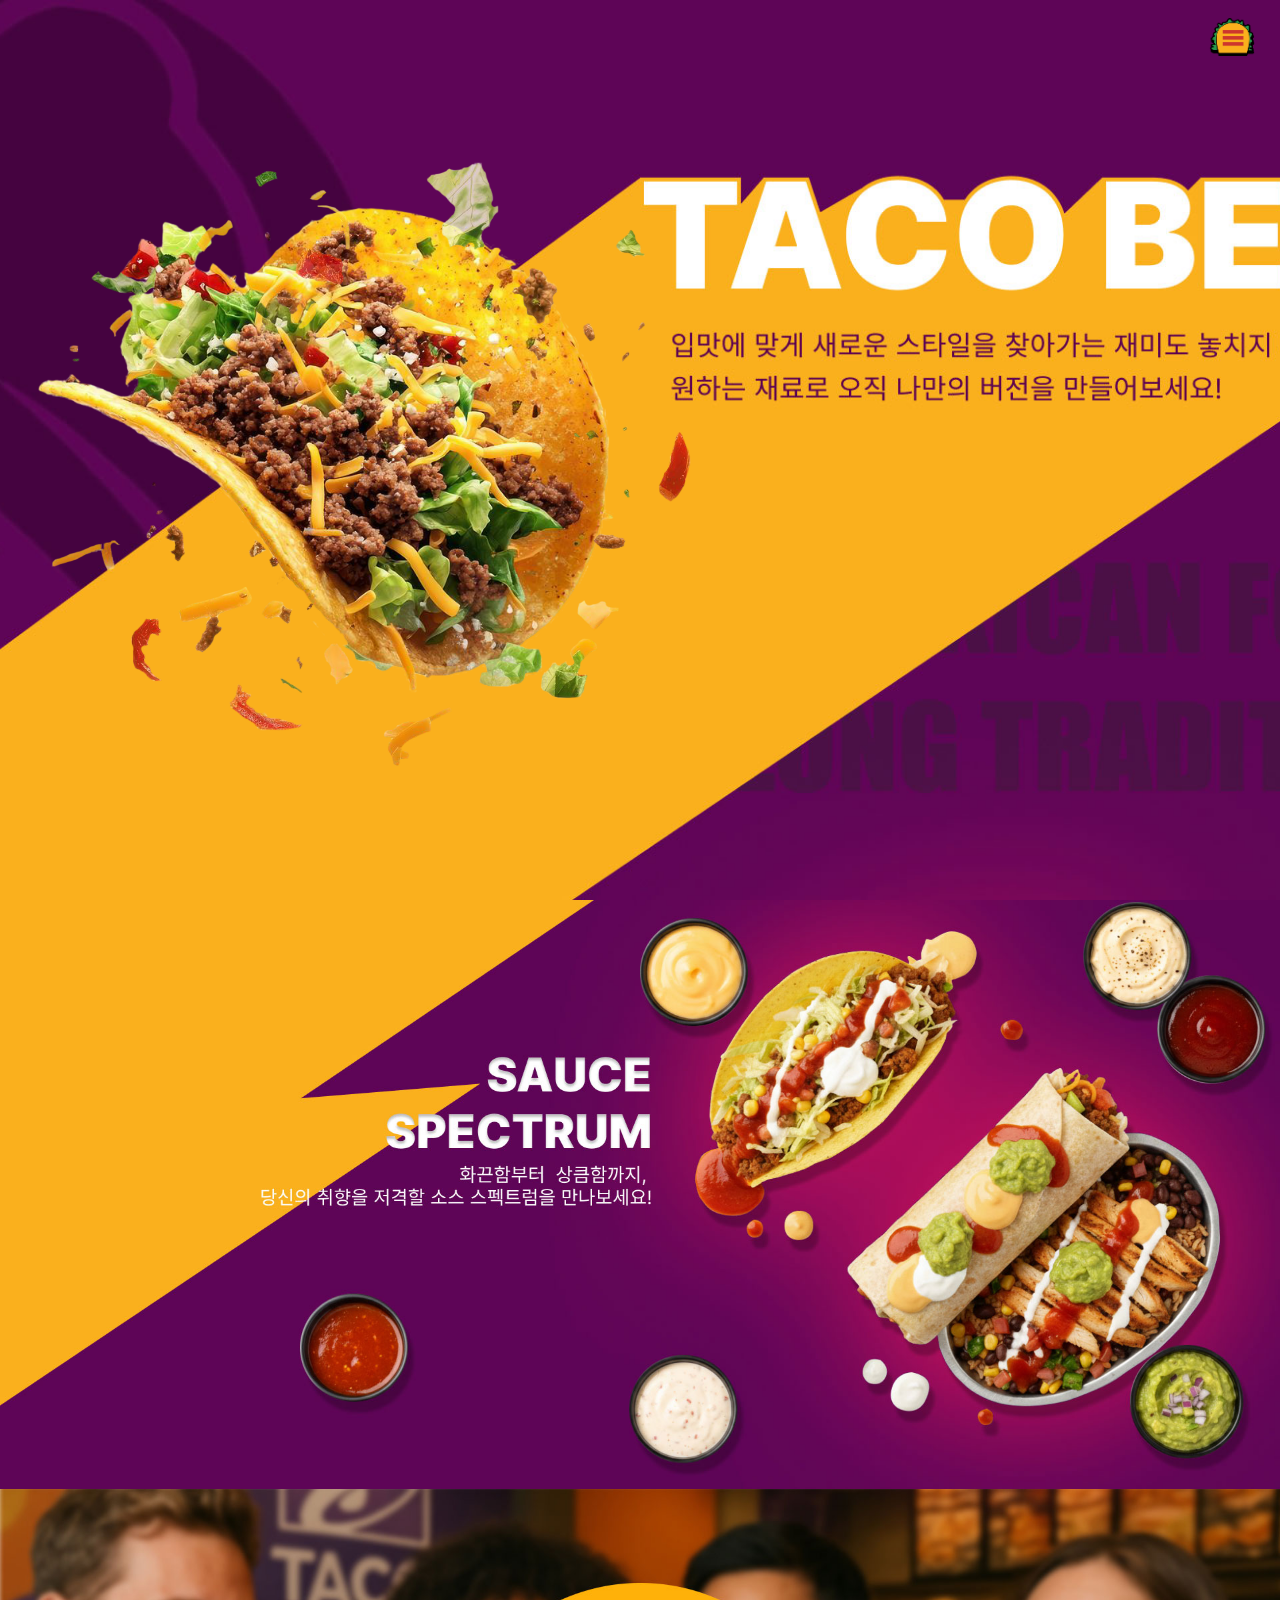
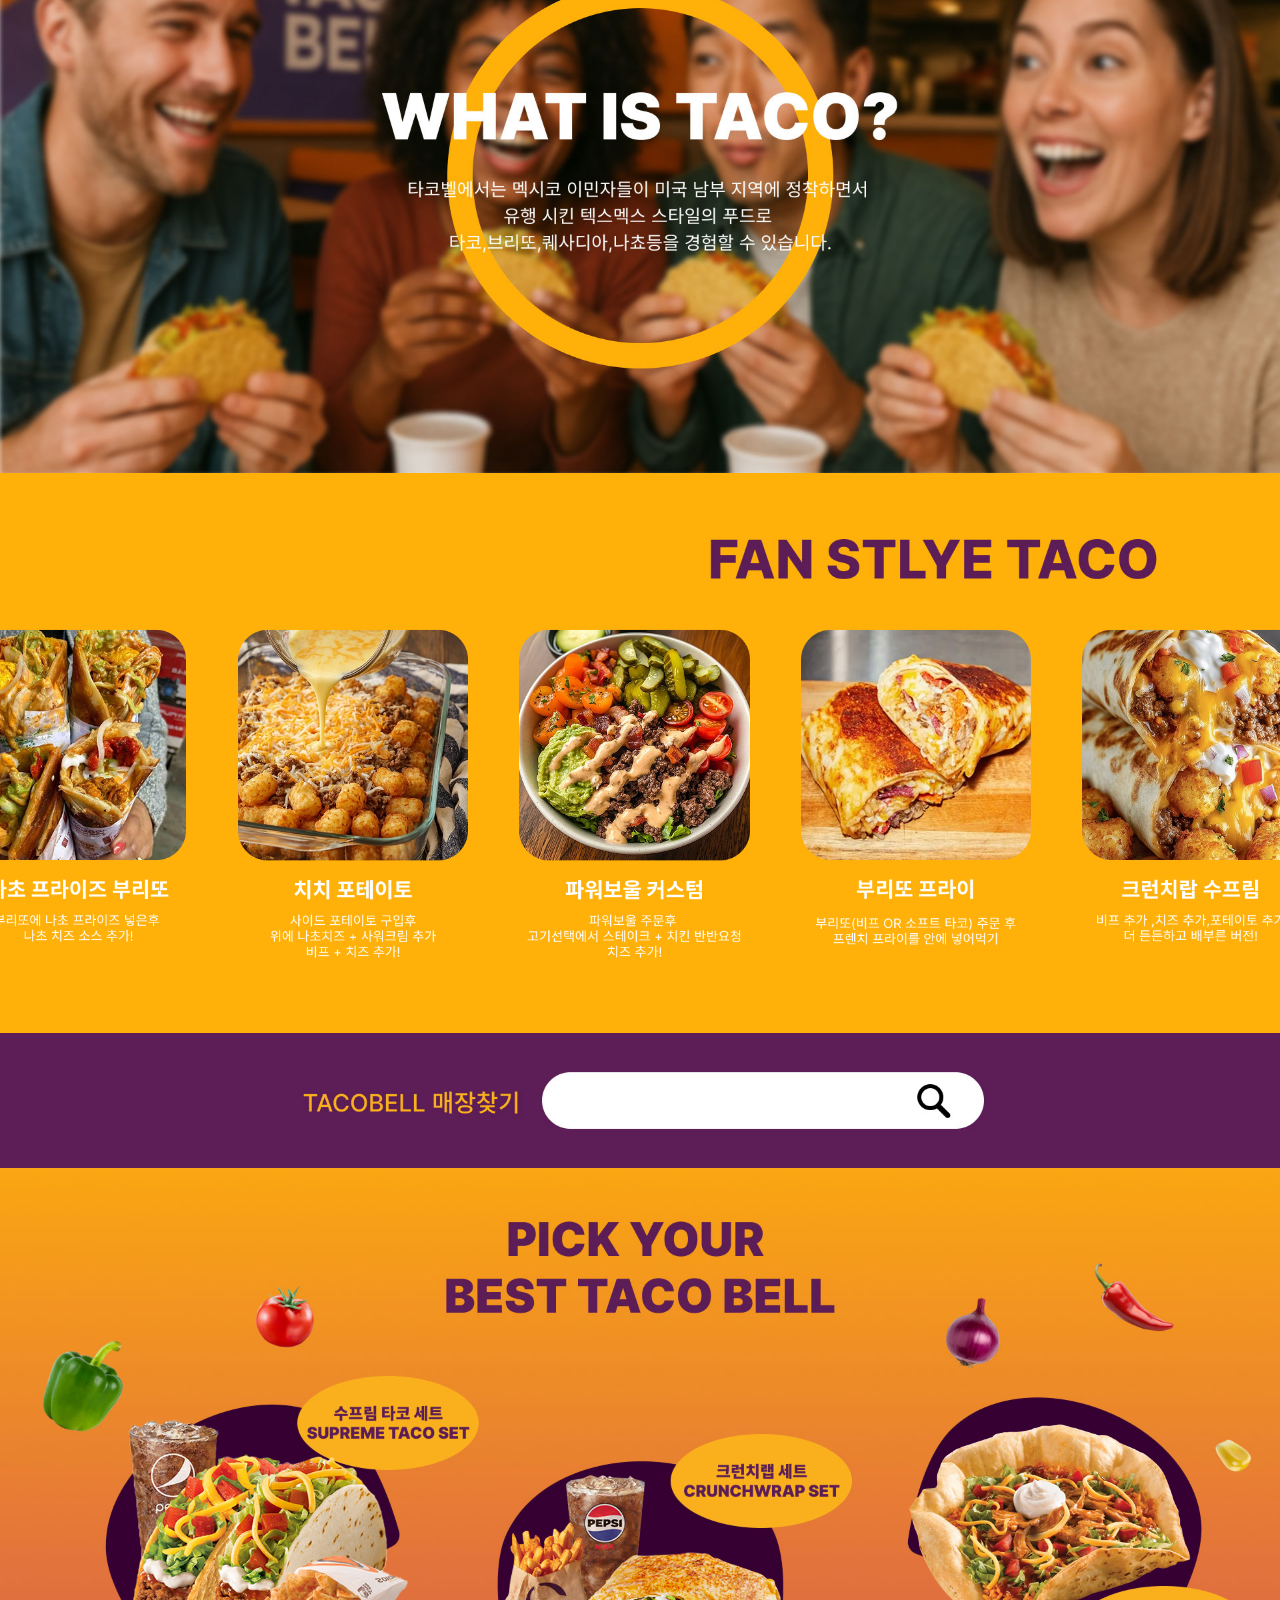
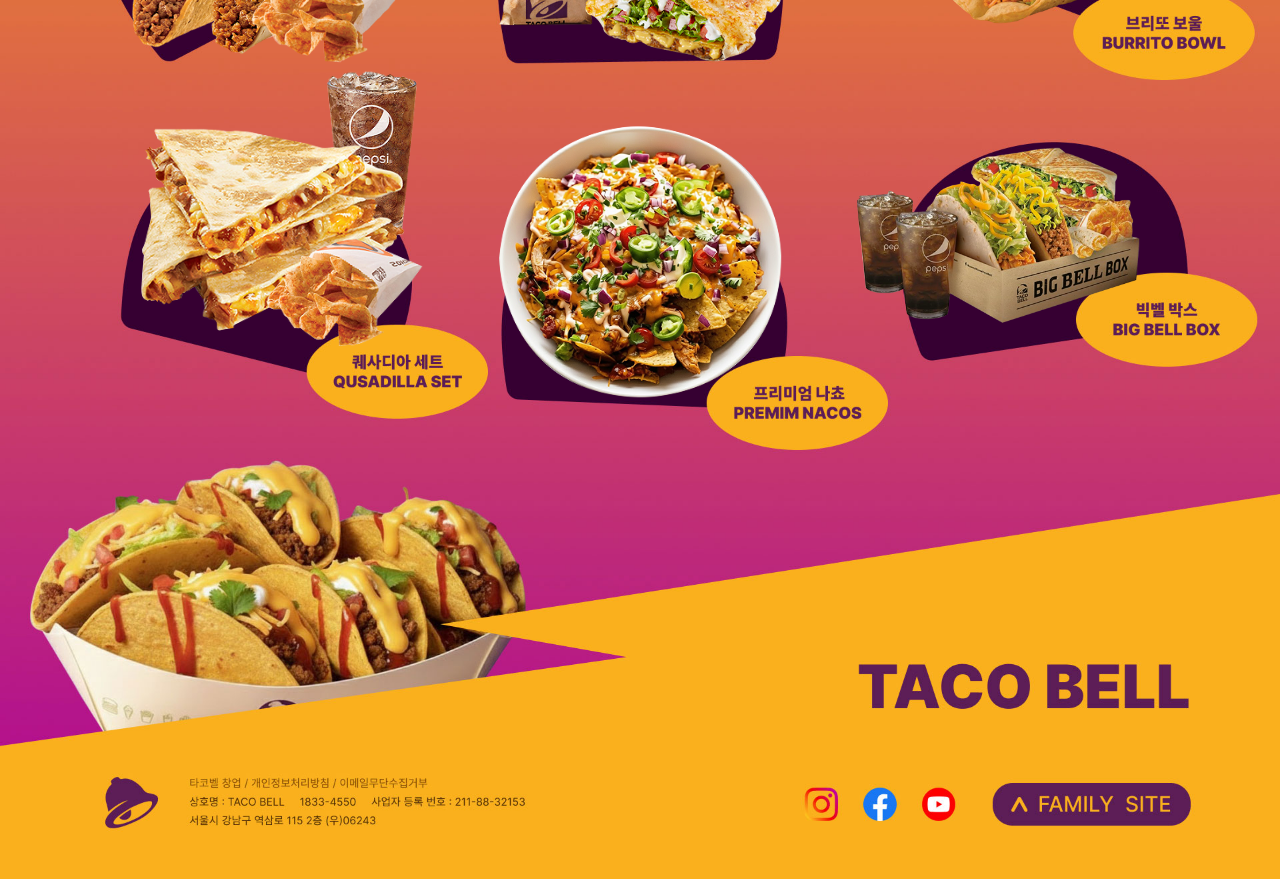
<file: index.html>
<!doctype html>
<html lang="ko">
  <head>
    <meta charset="UTF-8" />
    <meta name="viewport" content="width=device-width, initial-scale=1.0" />
    <link rel="stylesheet" href="style.css" />
    <title>tacobell</title>
  </head>

  <body>
    <!-- 우측 상단 고정 네비게이션 -->
    <div class="nav-wrap" id="navWrap">
      <nav class="nav-menu" id="navMenu">
        <a href="index.html">Home</a>
        <a href="#">Menu</a>
        <a href="sns.html">SNS</a>
        <a href="#">Store</a>
      </nav>
      <button class="nav-icon" id="toggle">
        <img src="images/icon.png" alt="menu" />
      </button>
    </div>

    <div id="wrap">
      <!-- HEADER -->
      <div id="header">
        <img src="images/main_01.jpg" alt="" class="bg" />
        <div class="taco-wrap slide-down">
          <img src="images/taco1.png" alt="타코" class="taco-main" />
          <img src="images/taco2.png" alt="부시래기" class="taco-deco" />
        </div>
      </div>

      <div id="main">
        <img src="images/main_02.jpg" alt="" class="bg" />
      </div>
      <div id="taco"><img src="images/main_03.jpg" alt="" /></div>
      <div id="fan">
        <img src="images/main_04.jpg" alt="" class="fan-bg" />
        <div class="slider-container">
          <img src="images/fd1.png" alt="팬 1" class="slide-item" />
          <img src="images/fd2.png" alt="팬 2" class="slide-item" />
          <img src="images/fd3.png" alt="팬 3" class="slide-item" />
          <img src="images/fd4.png" alt="팬 4" class="slide-item" />
          <img src="images/fd7.png" alt="팬 5" class="slide-item" />
        </div>
      </div>
      <div id="search">
        <img src="images/main_05.jpg" alt="" class="bg" />
      </div>
      <div id="menu">
        <img src="images/main_06.jpg" alt="" />
        <div class="food-items">
          <img src="images/food1.png" alt="" class="food-img food-img--1" />
          <img src="images/food2.png" alt="" class="food-img food-img--2" />
          <img src="images/food3.png" alt="" class="food-img food-img--3" />
          <img src="images/food4.png" alt="" class="food-img food-img--4" />
          <img src="images/food5.png" alt="" class="food-img food-img--5" />
          <img src="images/food6.png" alt="" class="food-img food-img--6" />
        </div>
      </div>
      <div id="footer"><img src="images/main_07.jpg" alt="" /></div>
    </div>

    <script>
      // 네비게이션
      const toggle = document.getElementById("toggle");
      const navMenu = document.getElementById("navMenu");
      toggle.addEventListener("click", function () {
        navMenu.classList.toggle("open");
      });

      // 무한 슬라이더 (순환, 복제 없음)
      const items = Array.from(document.querySelectorAll("#fan .slide-item"));

      function getMetrics() {
        const vw = window.innerWidth / 100;
        return {
          itemW: 18 * vw,
          gap: 4 * vw,
          step: 22 * vw,
        };
      }

      let metrics = getMetrics();
      const positions = items.map(function (item, i) {
        const x = i * metrics.step;
        item.style.left = x + "px";
        return x;
      });

      // 창 크기 바뀌면 위치 재계산
      window.addEventListener("resize", function () {
        const prev = metrics;
        metrics = getMetrics();
        const ratio = metrics.step / prev.step;
        for (let i = 0; i < items.length; i++) {
          positions[i] = positions[i] * ratio;
          items[i].style.left = positions[i] + "px";
        }
      });

      const speed = 0.5;

      function animateSlider() {
        const maxPos = Math.max.apply(null, positions);
        for (let i = 0; i < items.length; i++) {
          positions[i] -= speed;
          if (positions[i] + metrics.itemW < 0) {
            positions[i] = maxPos + metrics.step - speed;
          }
          items[i].style.left = positions[i] + "px";
        }
        requestAnimationFrame(animateSlider);
      }
      animateSlider();
    </script>
  </body>
</html>
</file>
<file: style.css>
/* ==============================
   RESET & BASE
============================== */
* {
  margin: 0;
  padding: 0;
  box-sizing: border-box;
}

/* ==============================
   NAV WRAP (우측 상단 고정)
============================== */
.nav-wrap {
  position: fixed;
  top: 2vh;
  right: 2vw;
  z-index: 1000;
  display: flex;
  align-items: center;
  gap: 1.5vw;
}

/* 메뉴 항목들 (기본: 숨김) */
.nav-menu {
  display: flex;
  align-items: center;
  gap: 1.5vw;
  overflow: hidden;
  max-width: 0;
  opacity: 0;
  transition:
    max-width 0.4s ease,
    opacity 0.3s ease;
  white-space: nowrap;
}

.nav-menu.open {
  max-width: 50vw;
  opacity: 1;
}

.nav-menu a {
  text-decoration: none;
  color: #ffffff;
  font-size: 1.2vw;
  font-weight: 700;
  letter-spacing: 0.08em;
  text-shadow: 0 1px 4px rgba(0, 0, 0, 0.6);
  transition: color 0.2s ease;
}

.nav-menu a:hover {
  color: #2563eb;
}

/* 아이콘 버튼 */
.nav-icon {
  background: none;
  border: none;
  cursor: pointer;
  padding: 0;
  flex-shrink: 0;
}

.nav-icon img {
  width: 3.5vw;
  min-width: 40px;
  max-width: 60px;
  display: block;
}

/* ==============================
   HEADER
============================== */
#header {
  position: relative;
  width: 100%;
  height: 100vh;
  overflow: hidden;
}

#header .bg {
  width: 100%;
  height: 100%;
  object-fit: cover;
  display: block;
}

/* ==============================
   TACO ANIMATION
============================== */
.taco-wrap {
  position: absolute;
  top: 50%;
  left: 3%;
  transform: translateY(-50%);
}

.taco-deco {
  position: absolute;
  top: -5vh;
  left: 1vw;
}

.slide-down {
  animation: bounce-drop 1s ease both;
}

@keyframes bounce-drop {
  0% {
    transform: translateY(calc(-50% - 60vh));
    opacity: 0;
  }
  60% {
    transform: translateY(calc(-50% + 8%));
    opacity: 1;
  }
  75% {
    transform: translateY(calc(-50% - 4%));
  }
  88% {
    transform: translateY(calc(-50% + 2%));
  }
  100% {
    transform: translateY(-50%);
  }
}

/* ==============================
   MAIN SECTIONS
============================== */
#wrap img:not(.taco-main):not(.taco-deco):not(.food-img):not(.slide-item) {
  width: 100%;
  display: block;
}

.taco-main {
  width: 45vw;
  min-width: 240px;
  display: block;
}

.taco-deco {
  width: 50vw;
  min-width: 260px;
  display: block;
}

#main {
  position: relative;
}

#main .bg {
  width: 100%;
  display: block;
}

/* ==============================
   FAN SLIDER
============================== */
#fan {
  position: relative;
  overflow: hidden;
}

.fan-bg {
  width: 100%;
  display: block;
}

.slider-container {
  position: absolute;
  bottom: 5vh;
  left: 0;
  width: 100%;
  overflow: hidden;
}

.slider-container {
  position: absolute;
  top: 60%;
  transform: translateY(-50%);
  left: 0;
  width: 100%;
  height: 28vw;
  overflow: hidden;
}

#fan .slide-item {
  position: absolute;
  width: 18vw;
  top: 0;
}

#fan .slide-item--narrow {
  width: 9.6vw;
}

/* ==============================
   SEARCH
============================== */
#search {
  position: relative;
}

/* ==============================
   MENU / FOOD ITEMS
============================== */
#menu {
  position: relative;
}

.food-items {
  position: absolute;
  top: 0;
  left: 0;
  width: 100%;
  height: 100%;
}

#menu .food-img {
  position: absolute;
  width: 22vw;
  transform: translate(-50%, -50%);
  animation: food-bounce 2s ease-in-out infinite;
}

@keyframes food-bounce {
  0%,
  100% {
    transform: translate(-50%, -50%);
  }
  50% {
    transform: translate(-50%, calc(-50% - 1.5vh));
  }
}

.food-img--1 {
  animation-delay: 0s;
}
.food-img--2 {
  animation-delay: 0.3s;
}
.food-img--3 {
  animation-delay: 0.6s;
}
.food-img--4 {
  animation-delay: 0.15s;
}
.food-img--5 {
  animation-delay: 0.45s;
}
.food-img--6 {
  animation-delay: 0.75s;
}

.food-img--1 {
  left: 21%;
  top: 42%;
}
.food-img--2 {
  left: 50%;
  top: 45%;
}
.food-img--3 {
  left: 82%;
  top: 40%;
}
.food-img--4 {
  left: 22%;
  top: 72%;
}
.food-img--5 {
  left: 50%;
  top: 78%;
}
.food-img--6 {
  left: 78%;
  top: 75%;
}

/* ==============================
   FOOTER
============================== */
#footer img {
  width: 100%;
  display: block;
}
</file>
